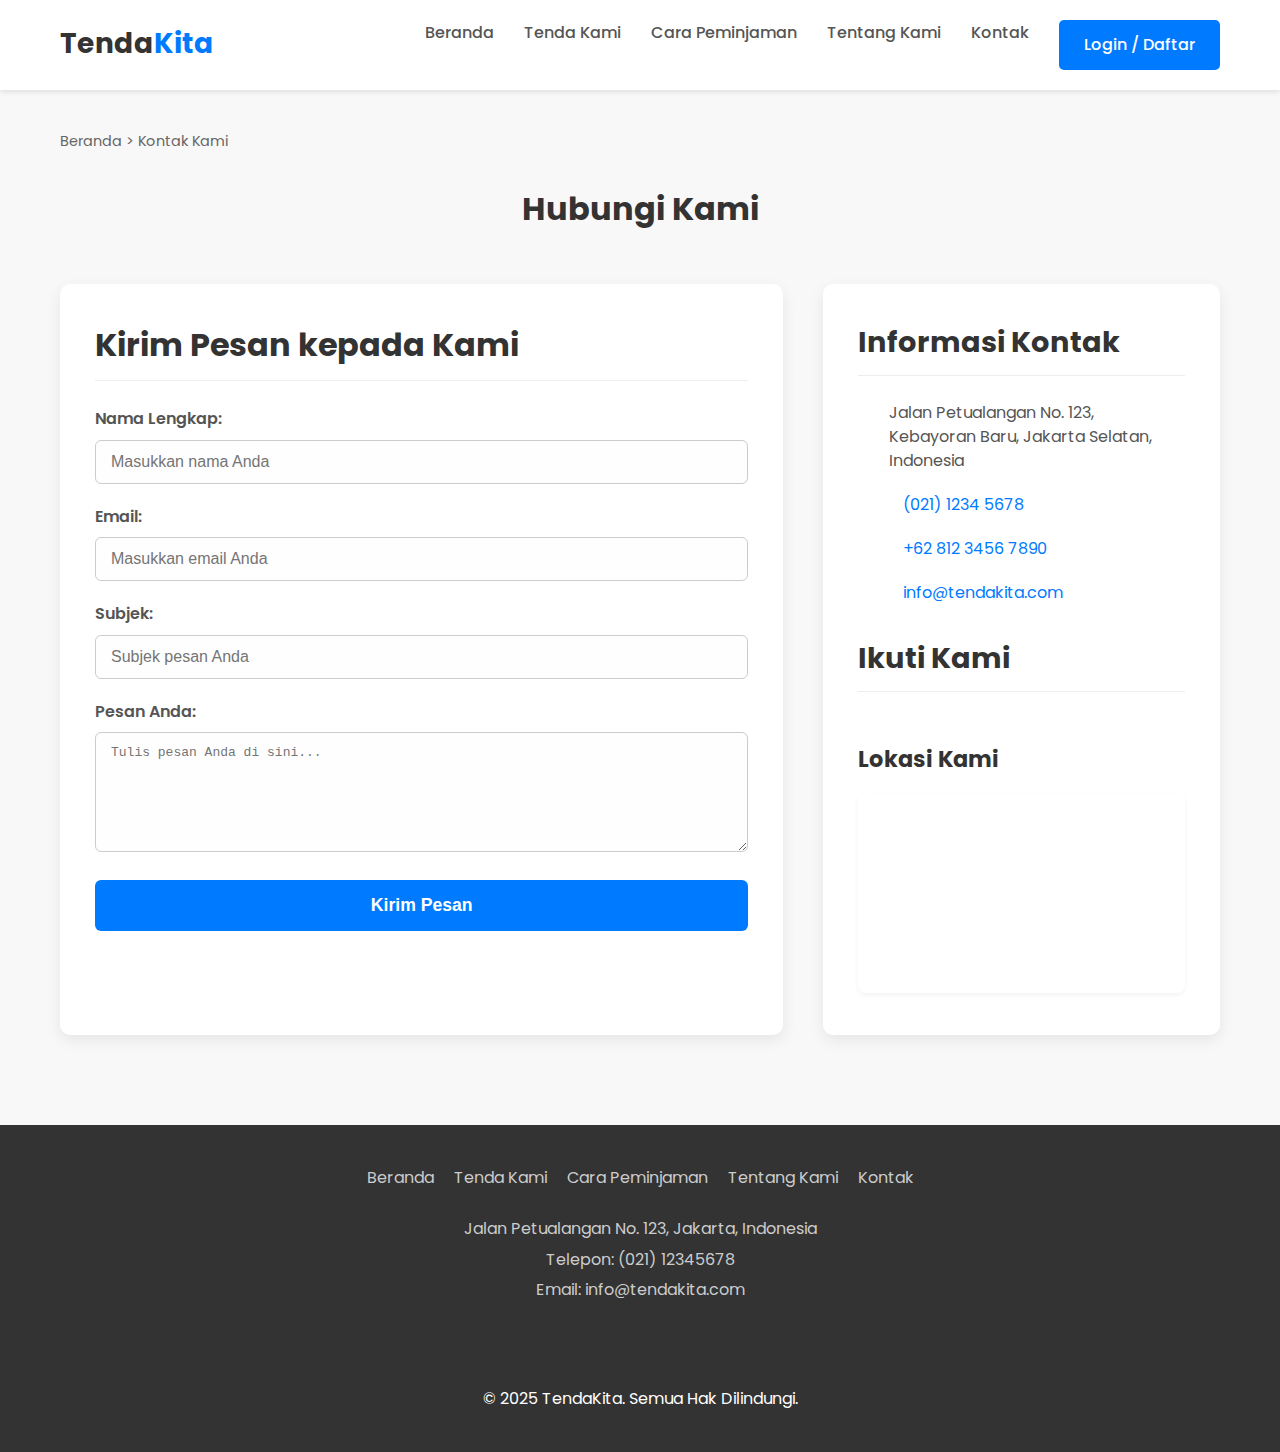
<file: kontak.html>
<!DOCTYPE html>
<html lang="id">
  <head>
    <meta charset="UTF-8" />
    <meta name="viewport" content="width=device-width, initial-scale=1.0" />
    <title>Kontak Kami - TendaKita</title>
    <link rel="preconnect" href="https://fonts.googleapis.com" />
    <link rel="preconnect" href="https://fonts.gstatic.com" crossorigin />
    <link href="https://fonts.googleapis.com/css2?family=Poppins:wght@300;400;600;700&display=swap" rel="stylesheet" />
    <link
      rel="stylesheet"
      href="https://cdnjs.cloudflare.com/ajax/libs/font-awesome/6.5.2/css/all.min.css"
      integrity="sha512-SnH5WK+bZxgPHs44uWIX+LLJAJ9/2PkPKZ5QiAj6Ta86w+fsb2TkcmfRyVX3pBnMFcV7oQPJkl9QevSCWr3W6A=="
      crossorigin="anonymous"
      referrerpolicy="no-referrer"
    />
    <link rel="stylesheet" href="style.css" />
    <style>
      html,
      body {
        margin: 0;
        padding: 0;
        overflow-x: hidden; /* Tambahkan ini untuk body/html */
        width: 100%; /* Pastikan lebar 100% */
      }

      * {
        box-sizing: border-box;
      }
      .main-content {
        padding: 40px 0; /* Padding vertikal untuk konten utama */
        /* Pastikan tidak ada padding horizontal di sini yang bisa konflik */
      }

      .main-content .container {
        max-width: 1200px; /* Lebar maksimum yang konsisten */
        margin: 0 auto; /* Pusatkan container */
        padding: 0 20px; /* Padding samping untuk semua halaman */
        /* Pastikan tidak ada min-width yang terlalu besar di sini */
      }

      /* Untuk debugging, coba sementara berikan background color pada container */
    </style>
  </head>
  <body>
    <header class="header">
      <div class="container">
        <div class="logo">Tenda<span>Kita</span></div>
        <div class="menu-toggle" id="menuToggle">
          <i class="fa-solid fa-bars"></i>
        </div>
        <nav class="nav-menu" id="mainNav">
          <ul>
            <li><a href="index.html">Beranda</a></li>
            <li><a href="tenda-kami.html">Tenda Kami</a></li>
            <li><a href="peminjaman.html">Cara Peminjaman</a></li>
            <li><a href="tentang.html">Tentang Kami</a></li>
            <li><a href="kontak.html">Kontak</a></li>
            <li><a href="login.html" class="btn">Login / Daftar</a></li>
          </ul>
        </nav>
      </div>
    </header>

    <main class="main-content">
      <div class="container">
        <div class="breadcrumb"><a href="index.html">Beranda</a> &gt; Kontak Kami</div>
        <h1 class="page-title">Hubungi Kami</h1>

        <section class="contact-section">
          <div class="contact-form">
            <h2>Kirim Pesan kepada Kami</h2>
            <form action="#" method="POST">
              <div class="form-group">
                <label for="name">Nama Lengkap:</label>
                <input type="text" id="name" name="name" required placeholder="Masukkan nama Anda" />
              </div>
              <div class="form-group">
                <label for="email">Email:</label>
                <input type="email" id="email" name="email" required placeholder="Masukkan email Anda" />
              </div>
              <div class="form-group">
                <label for="subject">Subjek:</label>
                <input type="text" id="subject" name="subject" required placeholder="Subjek pesan Anda" />
              </div>
              <div class="form-group">
                <label for="message">Pesan Anda:</label>
                <textarea id="message" name="message" rows="6" required placeholder="Tulis pesan Anda di sini..."></textarea>
              </div>
              <button type="submit" class="btn">Kirim Pesan</button>
            </form>
          </div>
          <div class="contact-info-sidebar">
            <h2>Informasi Kontak</h2>
            <div class="info-item">
              <i class="fa-solid fa-location-dot"></i>
              <p>Jalan Petualangan No. 123, Kebayoran Baru, Jakarta Selatan, Indonesia</p>
            </div>
            <div class="info-item">
              <i class="fa-solid fa-phone"></i>
              <p><a href="tel:+622112345678">(021) 1234 5678</a></p>
            </div>
            <div class="info-item">
              <i class="fa-solid fa-whatsapp"></i>
              <p><a href="https://wa.me/6281234567890" target="_blank">+62 812 3456 7890</a></p>
            </div>
            <div class="info-item">
              <i class="fa-solid fa-envelope"></i>
              <p><a href="mailto:info@tendakita.com">info@tendakita.com</a></p>
            </div>

            <h2 class="social-heading">Ikuti Kami</h2>
            <div class="social-links-contact">
              <a href="#" target="_blank" title="Facebook"><i class="fa-brands fa-facebook-f"></i></a>
              <a href="#" target="_blank" title="Instagram"><i class="fa-brands fa-instagram"></i></a>
              <a href="#" target="_blank" title="X (Twitter)"><i class="fa-brands fa-x-twitter"></i></a>
              <a href="#" target="_blank" title="TikTok"><i class="fa-brands fa-tiktok"></i></a>
            </div>

            <div class="map-placeholder">
              <h3>Lokasi Kami</h3>
              <iframe
                src="https://www.google.com/maps/embed?pb=!1m18!1m12!1m3!1d3966.0827291079543!2d106.80486047464016!3d-6.255866161271013!2m3!1f0!2f0!3f0!3m2!1i1024!2i768!4f13.1!3m3!1m2!1s0x2e69f104d53341b5%3A0x86b0e8b1b5e3d7a!2sKebayoran%20Baru%2C%20South%20Jakarta%20City%2C%20Jakarta!5e0!3m2!1sen!2sid!4v1719958564030!5m2!1sen!2sid"
                width="100%"
                height="200"
                style="border: 0"
                allowfullscreen=""
                loading="lazy"
                referrerpolicy="no-referrer-when-downgrade"
              >
              </iframe>
            </div>
          </div>
        </section>
      </div>
    </main>

    <footer class="footer">
      <div class="container">
        <nav>
          <ul>
            <li><a href="index.html">Beranda</a></li>
            <li><a href="tenda-kami.html">Tenda Kami</a></li>
            <li><a href="peminjaman.html">Cara Peminjaman</a></li>
            <li><a href="tentang.html">Tentang Kami</a></li>
            <li><a href="kontak.html">Kontak</a></li>
          </ul>
        </nav>
        <div class="contact-info">
          <p>Jalan Petualangan No. 123, Jakarta, Indonesia</p>
          <p>Telepon: (021) 12345678</p>
          <p>Email: info@tendakita.com</p>
        </div>
        <div class="social-links">
          <a href="#"><i class="fa-brands fa-facebook"></i></a>
          <a href="#"><i class="fa-brands fa-instagram"></i></a>
          <a href="#"><i class="fa-brands fa-x-twitter"></i></a>
        </div>
        <p>&copy; 2025 TendaKita. Semua Hak Dilindungi.</p>
      </div>
    </footer>

    <script src="script.js"></script>
  </body>
</html>
</file>
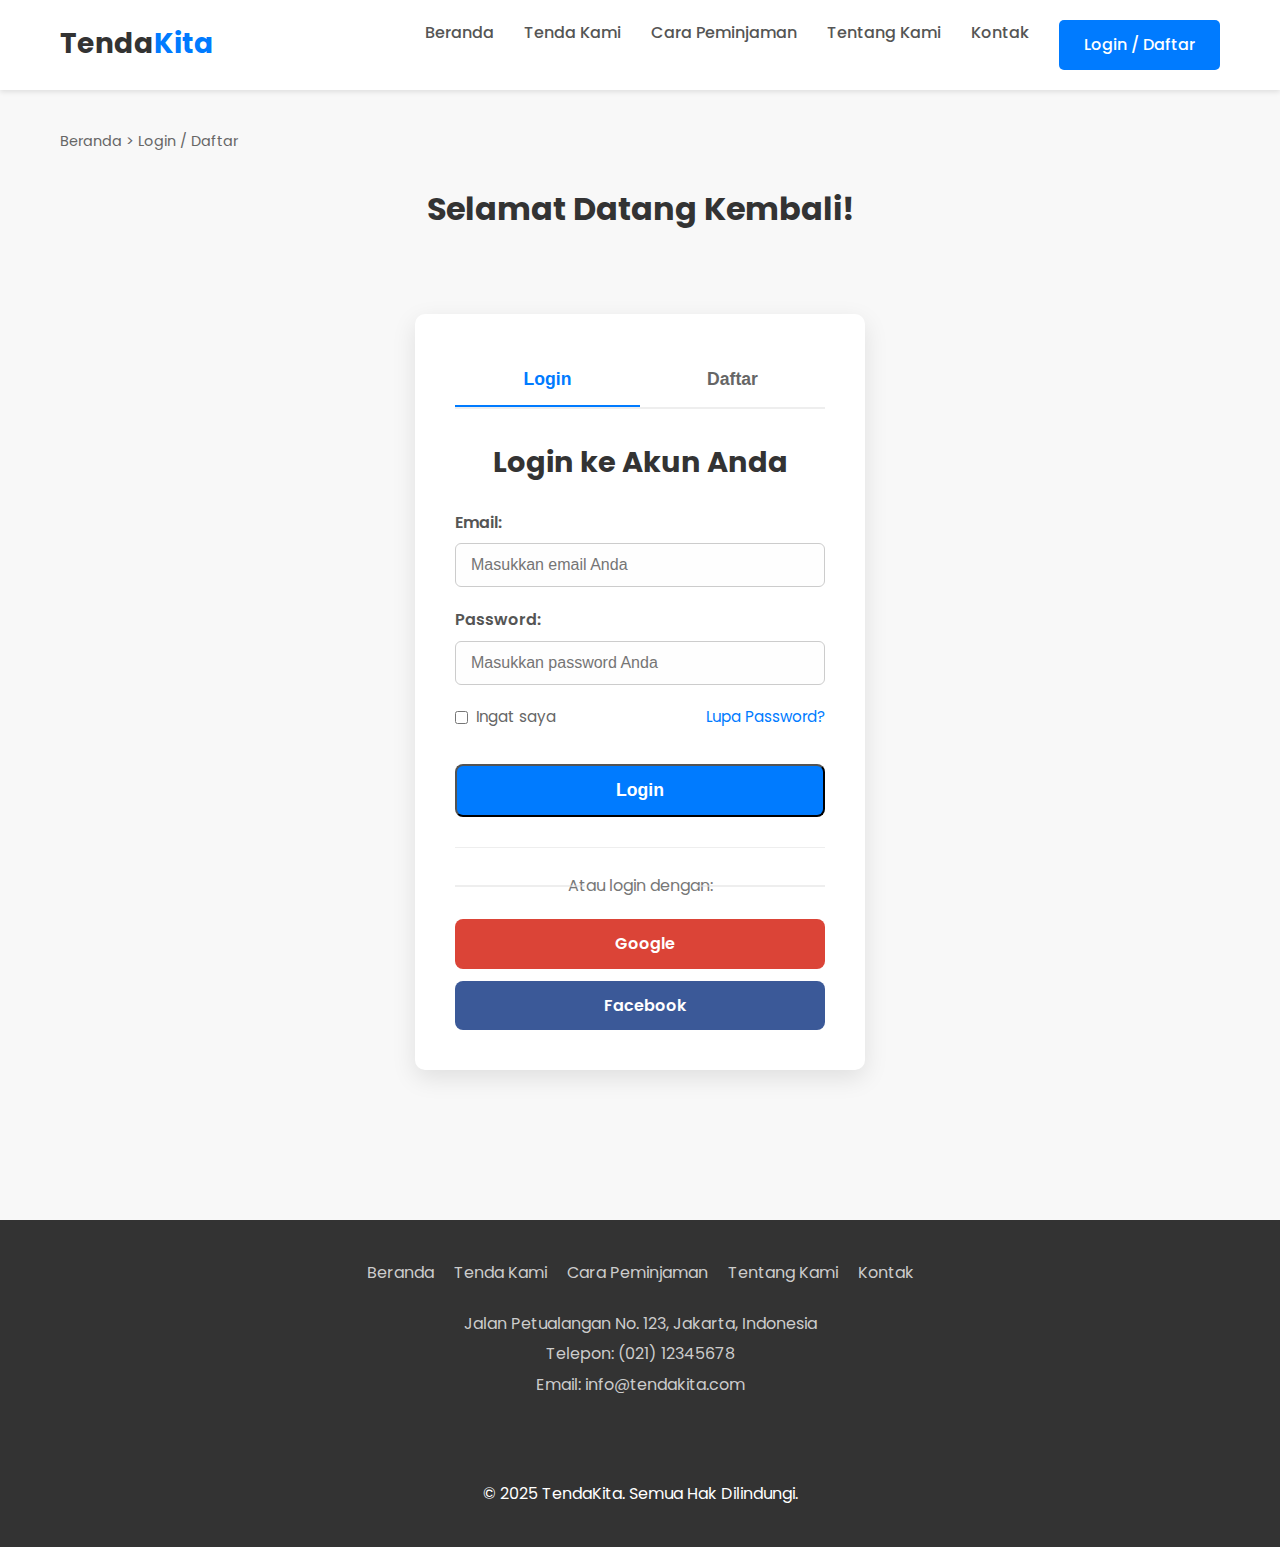
<file: login.html>
<!DOCTYPE html>
<html lang="id">
  <head>
    <meta charset="UTF-8" />
    <meta name="viewport" content="width=device-width, initial-scale=1.0" />
    <title>Login / Daftar - TendaKita</title>
    <link rel="preconnect" href="https://fonts.googleapis.com" />
    <link rel="preconnect" href="https://fonts.gstatic.com" crossorigin />
    <link href="https://fonts.googleapis.com/css2?family=Poppins:wght@300;400;600;700&display=swap" rel="stylesheet" />
    <link
      rel="stylesheet"
      href="https://cdnjs.cloudflare.com/ajax/libs/font-awesome/6.5.2/css/all.min.css"
      integrity="sha512-SnH5WK+bZxgPHs44uWIX+LLJAJ9/2PkPKZ5QiAj6Ta86w+fsb2TkcmfRyVX3pBnMFcV7oQPJkl9QevSCWr3W6A=="
      crossorigin="anonymous"
      referrerpolicy="no-referrer"
    />
    <link rel="stylesheet" href="style.css" />
  </head>
  <body>
    <header class="header">
      <div class="container">
        <div class="logo">Tenda<span>Kita</span></div>
        <div class="menu-toggle" id="menuToggle">
          <i class="fa-solid fa-bars"></i>
        </div>
        <nav class="nav-menu" id="mainNav">
          <ul>
            <li><a href="index.html">Beranda</a></li>
            <li><a href="tenda-kami.html">Tenda Kami</a></li>
            <li><a href="peminjaman.html">Cara Peminjaman</a></li>
            <li><a href="tentang.html">Tentang Kami</a></li>
            <li><a href="kontak.html">Kontak</a></li>
            <li><a href="login.html" class="btn">Login / Daftar</a></li>
          </ul>
        </nav>
      </div>
    </header>

    <main class="main-content">
      <div class="container">
        <div class="breadcrumb"><a href="index.html">Beranda</a> &gt; Login / Daftar</div>
        <h1 class="page-title">Selamat Datang Kembali!</h1>

        <section class="auth-section">
          <div class="auth-card">
            <div class="auth-tabs">
              <button class="tab-button active" id="loginTab">Login</button>
              <button class="tab-button" id="registerTab">Daftar</button>
            </div>

            <div class="tab-content active" id="loginContent">
              <h2>Login ke Akun Anda</h2>
              <!-- <form action="#" method="POST"> -->
              <div class="form-group">
                <label for="login-email">Email:</label>
                <input type="email" id="login-email" name="email" required placeholder="Masukkan email Anda" />
              </div>
              <div class="form-group">
                <label for="login-password">Password:</label>
                <input type="password" id="login-password" name="password" required placeholder="Masukkan password Anda" />
              </div>
              <div class="form-options">
                <label> <input type="checkbox" name="remember-me" /> Ingat saya </label>
                <a href="#">Lupa Password?</a>
              </div>
              <a href="index.html"> <button type="submit" class="btn">Login</button></a>
              <!-- </form> -->
              <div class="social-login">
                <p>Atau login dengan:</p>
                <div class="social-buttons">
                  <a href="#" class="social-btn google"><i class="fab fa-google"></i> Google</a>
                  <a href="#" class="social-btn facebook"><i class="fab fa-facebook-f"></i> Facebook</a>
                </div>
              </div>
            </div>

            <div class="tab-content" id="registerContent">
              <h2>Buat Akun Baru</h2>
              <!-- <form action="#" method="POST"> -->
              <div class="form-group">
                <label for="register-name">Nama Lengkap:</label>
                <input type="text" id="register-name" name="name" required placeholder="Masukkan nama lengkap Anda" />
              </div>
              <div class="form-group">
                <label for="register-email">Email:</label>
                <input type="email" id="register-email" name="email" required placeholder="Masukkan email Anda" />
              </div>
              <div class="form-group">
                <label for="register-password">Password:</label>
                <input type="password" id="register-password" name="password" required placeholder="Buat password (min. 8 karakter)" />
              </div>
              <div class="form-group">
                <label for="register-confirm-password">Konfirmasi Password:</label>
                <input type="password" id="register-confirm-password" name="confirm_password" required placeholder="Konfirmasi password Anda" />
              </div>
              <div class="form-options">
                <label> <input type="checkbox" name="terms-agreement" required /> Saya menyetujui <a href="#">Syarat & Ketentuan</a> </label>
              </div>
              <a href="index.html"><button type="submit" class="btn">Daftar Sekarang</button></a>
              <!-- </form> -->
            </div>
          </div>
        </section>
      </div>
    </main>

    <footer class="footer">
      <div class="container">
        <nav>
          <ul>
            <li><a href="index.html">Beranda</a></li>
            <li><a href="tenda-kami.html">Tenda Kami</a></li>
            <li><a href="peminjaman.html">Cara Peminjaman</a></li>
            <li><a href="tentang.html">Tentang Kami</a></li>
            <li><a href="kontak.html">Kontak</a></li>
          </ul>
        </nav>
        <div class="contact-info">
          <p>Jalan Petualangan No. 123, Jakarta, Indonesia</p>
          <p>Telepon: (021) 12345678</p>
          <p>Email: info@tendakita.com</p>
        </div>
        <div class="social-links">
          <a href="#"><i class="fa-brands fa-facebook"></i></a>
          <a href="#"><i class="fa-brands fa-instagram"></i></a>
          <a href="#"><i class="fa-brands fa-x-twitter"></i></a>
        </div>
        <p>&copy; 2025 TendaKita. Semua Hak Dilindungi.</p>
      </div>
    </footer>

    <script src="script.js"></script>
    <script>
      // JavaScript untuk fungsionalitas tab Login/Daftar
      document.addEventListener("DOMContentLoaded", function () {
        const loginTab = document.getElementById("loginTab");
        const registerTab = document.getElementById("registerTab");
        const loginContent = document.getElementById("loginContent");
        const registerContent = document.getElementById("registerContent");

        loginTab.addEventListener("click", function () {
          loginTab.classList.add("active");
          registerTab.classList.remove("active");
          loginContent.classList.add("active");
          registerContent.classList.remove("active");
        });

        registerTab.addEventListener("click", function () {
          registerTab.classList.add("active");
          loginTab.classList.remove("active");
          loginContent.classList.remove("active");
          registerContent.classList.add("active");
        });
      });
    </script>
  </body>
</html>
</file>
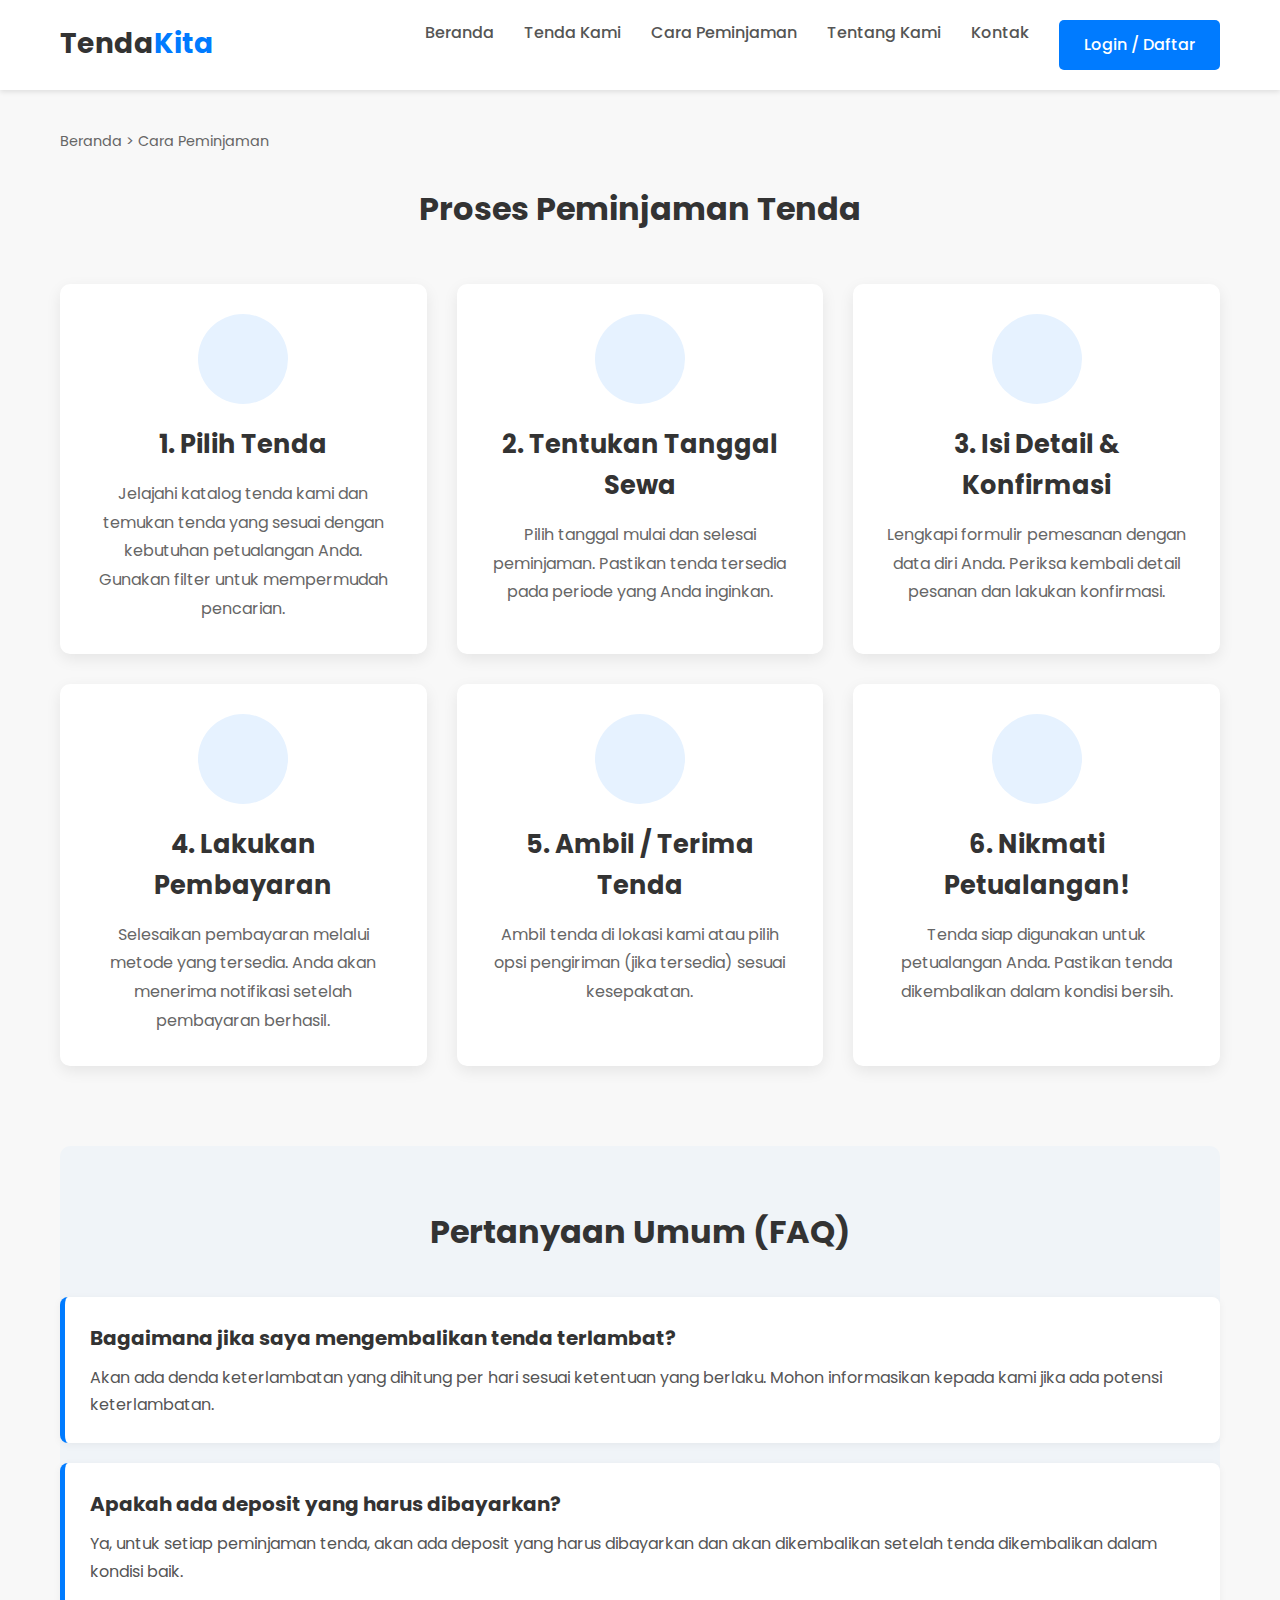
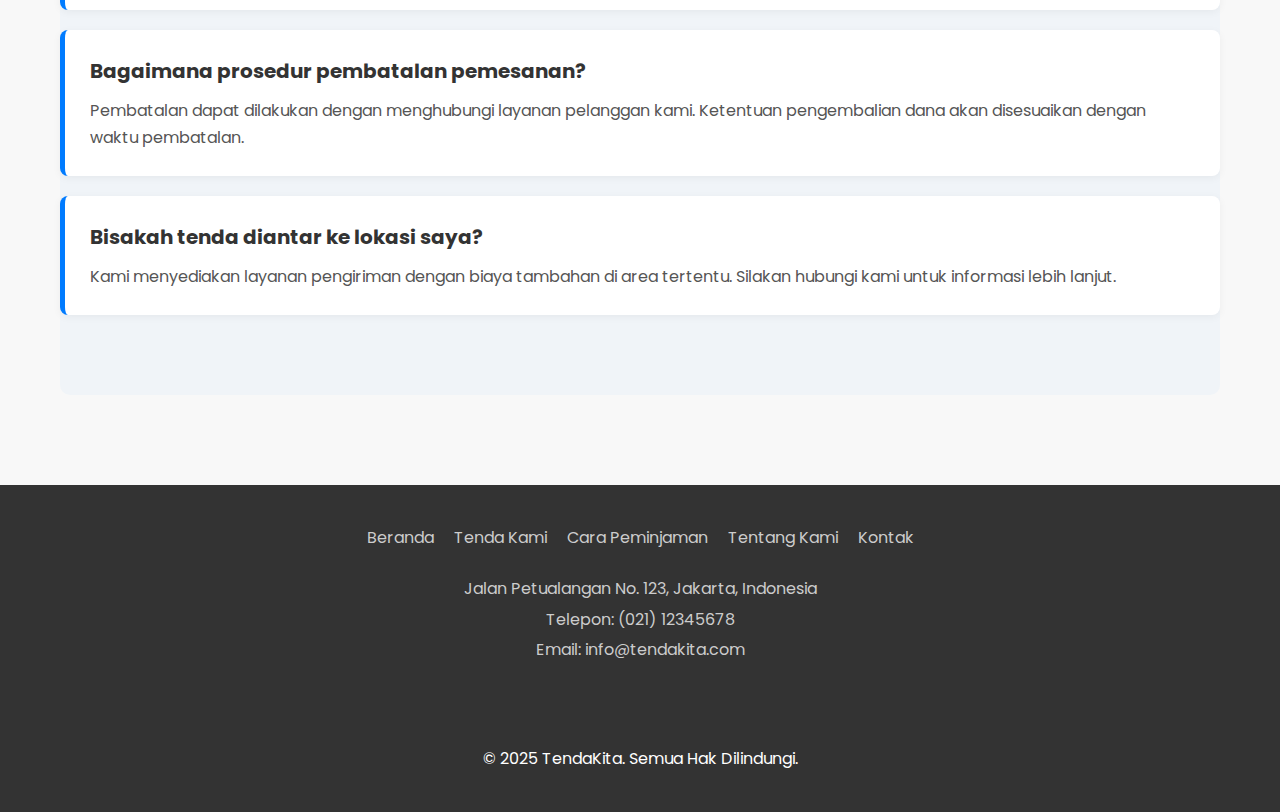
<file: peminjaman.html>
<!DOCTYPE html>
<html lang="id">
  <head>
    <meta charset="UTF-8" />
    <meta name="viewport" content="width=device-width, initial-scale=1.0" />
    <title>Cara Peminjaman - TendaKita</title>
    <link rel="preconnect" href="https://fonts.googleapis.com" />
    <link rel="preconnect" href="https://fonts.gstatic.com" crossorigin />
    <link href="https://fonts.googleapis.com/css2?family=Poppins:wght@300;400;600;700&display=swap" rel="stylesheet" />
    <link
      rel="stylesheet"
      href="https://cdnjs.cloudflare.com/ajax/libs/font-awesome/6.5.2/css/all.min.css"
      integrity="sha512-SnH5WK+bZxgPHs44uWIX+LLJAJ9/2PkPKZ5QiAj6Ta86w+fsb2TkcmfRyVX3pBnMFcV7oQPJkl9QevSCWr3W6A=="
      crossorigin="anonymous"
      referrerpolicy="no-referrer"
    />
    <link rel="stylesheet" href="style.css" />
  </head>
  <body>
    <header class="header">
      <div class="container">
        <div class="logo">Tenda<span>Kita</span></div>
        <div class="menu-toggle" id="menuToggle">
          <i class="fa-solid fa-bars"></i>
        </div>
        <nav class="nav-menu" id="mainNav">
          <ul>
            <li><a href="index.html">Beranda</a></li>
            <li><a href="tenda-kami.html">Tenda Kami</a></li>
            <li><a href="peminjaman.html">Cara Peminjaman</a></li>
            <li><a href="tentang.html">Tentang Kami</a></li>
            <li><a href="kontak.html">Kontak</a></li>
            <li><a href="login.html" class="btn">Login / Daftar</a></li>
          </ul>
        </nav>
      </div>
    </header>

    <main class="main-content">
      <div class="container">
        <div class="breadcrumb"><a href="index.html">Beranda</a> &gt; Cara Peminjaman</div>
        <h1 class="page-title">Proses Peminjaman Tenda</h1>

        <section class="how-it-works-steps">
          <div class="step-card">
            <div class="step-icon"><i class="fa-solid fa-magnifying-glass"></i></div>
            <h3>1. Pilih Tenda</h3>
            <p>Jelajahi katalog tenda kami dan temukan tenda yang sesuai dengan kebutuhan petualangan Anda. Gunakan filter untuk mempermudah pencarian.</p>
          </div>
          <div class="step-card">
            <div class="step-icon"><i class="fa-solid fa-calendar-check"></i></div>
            <h3>2. Tentukan Tanggal Sewa</h3>
            <p>Pilih tanggal mulai dan selesai peminjaman. Pastikan tenda tersedia pada periode yang Anda inginkan.</p>
          </div>
          <div class="step-card">
            <div class="step-icon"><i class="fa-solid fa-file-invoice"></i></div>
            <h3>3. Isi Detail & Konfirmasi</h3>
            <p>Lengkapi formulir pemesanan dengan data diri Anda. Periksa kembali detail pesanan dan lakukan konfirmasi.</p>
          </div>
          <div class="step-card">
            <div class="step-icon"><i class="fa-solid fa-wallet"></i></div>
            <h3>4. Lakukan Pembayaran</h3>
            <p>Selesaikan pembayaran melalui metode yang tersedia. Anda akan menerima notifikasi setelah pembayaran berhasil.</p>
          </div>
          <div class="step-card">
            <div class="step-icon"><i class="fa-solid fa-box-open"></i></div>
            <h3>5. Ambil / Terima Tenda</h3>
            <p>Ambil tenda di lokasi kami atau pilih opsi pengiriman (jika tersedia) sesuai kesepakatan.</p>
          </div>
          <div class="step-card">
            <div class="step-icon"><i class="fa-solid fa-campground"></i></div>
            <h3>6. Nikmati Petualangan!</h3>
            <p>Tenda siap digunakan untuk petualangan Anda. Pastikan tenda dikembalikan dalam kondisi bersih.</p>
          </div>
        </section>

        <section class="faq-section section-padding">
          <h2 class="section-title-small">Pertanyaan Umum (FAQ)</h2>
          <div class="faq-item">
            <h3>Bagaimana jika saya mengembalikan tenda terlambat?</h3>
            <p>Akan ada denda keterlambatan yang dihitung per hari sesuai ketentuan yang berlaku. Mohon informasikan kepada kami jika ada potensi keterlambatan.</p>
          </div>
          <div class="faq-item">
            <h3>Apakah ada deposit yang harus dibayarkan?</h3>
            <p>Ya, untuk setiap peminjaman tenda, akan ada deposit yang harus dibayarkan dan akan dikembalikan setelah tenda dikembalikan dalam kondisi baik.</p>
          </div>
          <div class="faq-item">
            <h3>Bagaimana prosedur pembatalan pemesanan?</h3>
            <p>Pembatalan dapat dilakukan dengan menghubungi layanan pelanggan kami. Ketentuan pengembalian dana akan disesuaikan dengan waktu pembatalan.</p>
          </div>
          <div class="faq-item">
            <h3>Bisakah tenda diantar ke lokasi saya?</h3>
            <p>Kami menyediakan layanan pengiriman dengan biaya tambahan di area tertentu. Silakan hubungi kami untuk informasi lebih lanjut.</p>
          </div>
        </section>
      </div>
    </main>

    <footer class="footer">
      <div class="container">
        <nav>
          <ul>
            <li><a href="index.html">Beranda</a></li>
            <li><a href="tenda-kami.html">Tenda Kami</a></li>
            <li><a href="peminjaman.html">Cara Peminjaman</a></li>
            <li><a href="tentang.html">Tentang Kami</a></li>
            <li><a href="kontak.html">Kontak</a></li>
          </ul>
        </nav>
        <div class="contact-info">
          <p>Jalan Petualangan No. 123, Jakarta, Indonesia</p>
          <p>Telepon: (021) 12345678</p>
          <p>Email: info@tendakita.com</p>
        </div>
        <div class="social-links">
          <a href="#"><i class="fa-brands fa-facebook"></i></a>
          <a href="#"><i class="fa-brands fa-instagram"></i></a>
          <a href="#"><i class="fa-brands fa-x-twitter"></i></a>
        </div>
        <p>&copy; 2025 TendaKita. Semua Hak Dilindungi.</p>
      </div>
    </footer>

    <script src="script.js"></script>
  </body>
</html>
</file>
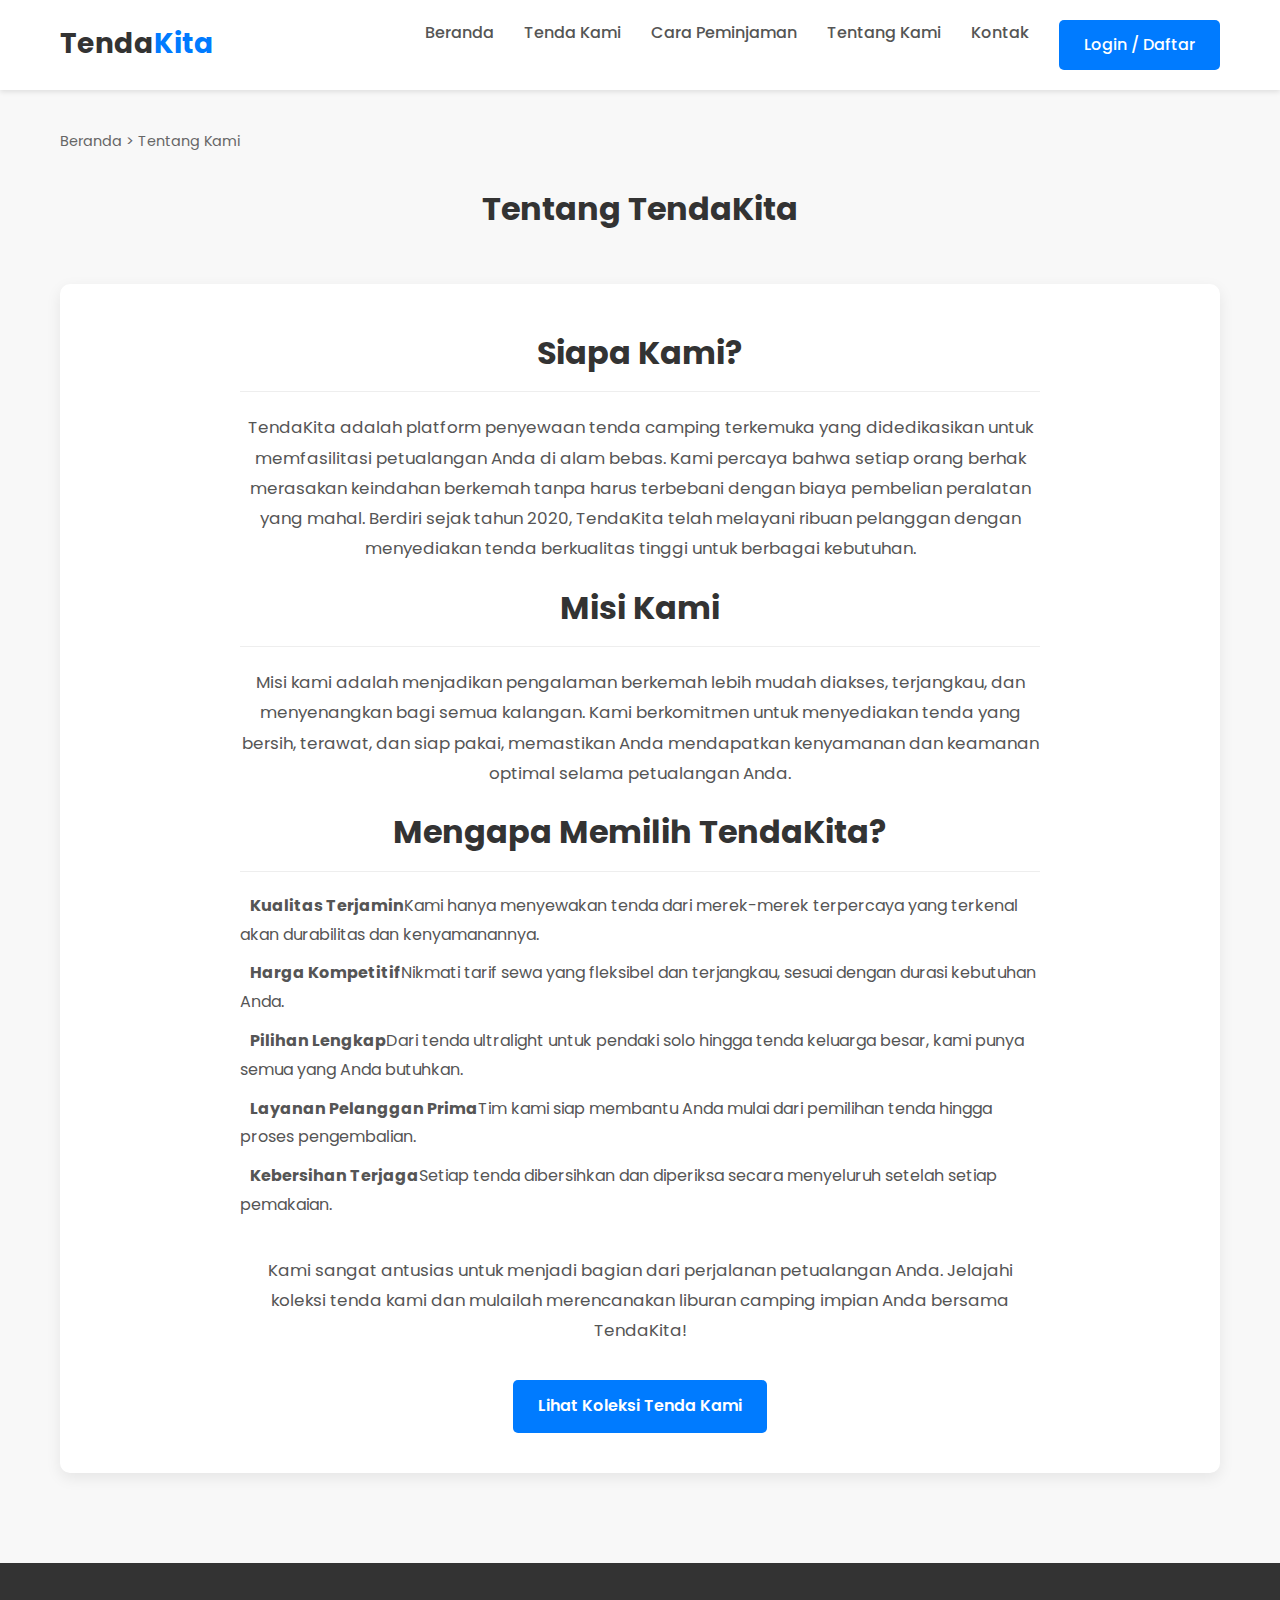
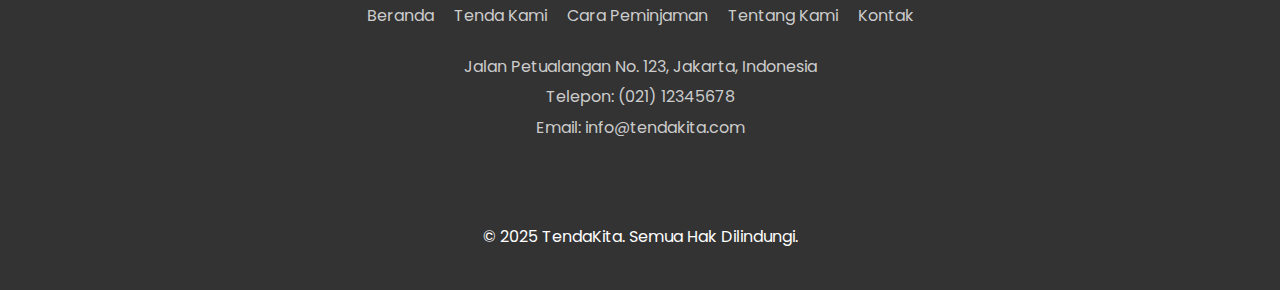
<file: tentang.html>
<!DOCTYPE html>
<html lang="id">
  <head>
    <meta charset="UTF-8" />
    <meta name="viewport" content="width=device-width, initial-scale=1.0" />
    <title>Tentang Kami - TendaKita</title>
    <link rel="preconnect" href="https://fonts.googleapis.com" />
    <link rel="preconnect" href="https://fonts.gstatic.com" crossorigin />
    <link href="https://fonts.googleapis.com/css2?family=Poppins:wght@300;400;600;700&display=swap" rel="stylesheet" />
    <link
      rel="stylesheet"
      href="https://cdnjs.cloudflare.com/ajax/libs/font-awesome/6.5.2/css/all.min.css"
      integrity="sha512-SnH5WK+bZxgPHs44uWIX+LLJAJ9/2PkPKZ5QiAj6Ta86w+fsb2TkcmfRyVX3pBnMFcV7oQPJkl9QevSCWr3W6A=="
      crossorigin="anonymous"
      referrerpolicy="no-referrer"
    />
    <link rel="stylesheet" href="style.css" />
  </head>
  <body>
    <header class="header">
      <div class="container">
        <div class="logo">Tenda<span>Kita</span></div>
        <div class="menu-toggle" id="menuToggle">
          <i class="fa-solid fa-bars"></i>
        </div>
        <nav class="nav-menu" id="mainNav">
          <ul>
            <li><a href="index.html">Beranda</a></li>
            <li><a href="tenda-kami.html">Tenda Kami</a></li>
            <li><a href="peminjaman.html">Cara Peminjaman</a></li>
            <li><a href="tentang.html">Tentang Kami</a></li>
            <li><a href="kontak.html">Kontak</a></li>
            <li><a href="login.html" class="btn">Login / Daftar</a></li>
          </ul>
        </nav>
      </div>
    </header>

    <main class="main-content">
      <div class="container">
        <div class="breadcrumb"><a href="index.html">Beranda</a> &gt; Tentang Kami</div>
        <h1 class="page-title">Tentang TendaKita</h1>

        <section class="about-us-section">
          <div class="about-content full-width">
            <h2>Siapa Kami?</h2>
            <p>
              TendaKita adalah platform penyewaan tenda camping terkemuka yang didedikasikan untuk memfasilitasi petualangan Anda di alam bebas. Kami percaya bahwa setiap orang berhak merasakan keindahan berkemah tanpa harus terbebani
              dengan biaya pembelian peralatan yang mahal. Berdiri sejak tahun 2020, TendaKita telah melayani ribuan pelanggan dengan menyediakan tenda berkualitas tinggi untuk berbagai kebutuhan.
            </p>

            <h2>Misi Kami</h2>
            <p>
              Misi kami adalah menjadikan pengalaman berkemah lebih mudah diakses, terjangkau, dan menyenangkan bagi semua kalangan. Kami berkomitmen untuk menyediakan tenda yang bersih, terawat, dan siap pakai, memastikan Anda mendapatkan
              kenyamanan dan keamanan optimal selama petualangan Anda.
            </p>

            <h2>Mengapa Memilih TendaKita?</h2>
            <ul>
              <li><i class="fa-solid fa-check-circle"></i> <b>Kualitas Terjamin</b>Kami hanya menyewakan tenda dari merek-merek terpercaya yang terkenal akan durabilitas dan kenyamanannya.</li>
              <li><i class="fa-solid fa-check-circle"></i> <b>Harga Kompetitif</b>Nikmati tarif sewa yang fleksibel dan terjangkau, sesuai dengan durasi kebutuhan Anda.</li>
              <li><i class="fa-solid fa-check-circle"></i> <b>Pilihan Lengkap</b>Dari tenda ultralight untuk pendaki solo hingga tenda keluarga besar, kami punya semua yang Anda butuhkan.</li>
              <li><i class="fa-solid fa-check-circle"></i> <b>Layanan Pelanggan Prima</b>Tim kami siap membantu Anda mulai dari pemilihan tenda hingga proses pengembalian.</li>
              <li><i class="fa-solid fa-check-circle"></i> <b>Kebersihan Terjaga</b>Setiap tenda dibersihkan dan diperiksa secara menyeluruh setelah setiap pemakaian.</li>
            </ul>

            <p>Kami sangat antusias untuk menjadi bagian dari perjalanan petualangan Anda. Jelajahi koleksi tenda kami dan mulailah merencanakan liburan camping impian Anda bersama TendaKita!</p>
            <a href="tenda-kami.html" class="btn">Lihat Koleksi Tenda Kami</a>
          </div>
        </section>
      </div>
    </main>

    <footer class="footer">
      <div class="container">
        <nav>
          <ul>
            <li><a href="index.html">Beranda</a></li>
            <li><a href="tenda-kami.html">Tenda Kami</a></li>
            <li><a href="peminjaman.html">Cara Peminjaman</a></li>
            <li><a href="tentang.html">Tentang Kami</a></li>
            <li><a href="kontak.html">Kontak</a></li>
          </ul>
        </nav>
        <div class="contact-info">
          <p>Jalan Petualangan No. 123, Jakarta, Indonesia</p>
          <p>Telepon: (021) 12345678</p>
          <p>Email: info@tendakita.com</p>
        </div>
        <div class="social-links">
          <a href="#"><i class="fa-brands fa-facebook"></i></a>
          <a href="#"><i class="fa-brands fa-instagram"></i></a>
          <a href="#"><i class="fa-brands fa-x-twitter"></i></a>
        </div>
        <p>&copy; 2025 TendaKita. Semua Hak Dilindungi.</p>
      </div>
    </footer>

    <script src="script.js"></script>
  </body>
</html>
</file>
<file: style.css>
/* --- CSS Global & Reset --- */
* {
  margin: 0;
  padding: 0;
  box-sizing: border-box;
}

body {
  font-family: "Poppins", sans-serif;
  line-height: 1.6;
  color: #333;
  background-color: #f8f8f8;
}

.container {
  max-width: 1200px;
  margin: 0 auto;
  padding: 0 20px;
}

a {
  text-decoration: none;
  color: #007bff;
}

a:hover {
  color: #0056b3;
}

.btn {
  display: inline-block;
  background-color: #007bff;
  color: #fff;
  padding: 12px 25px;
  border-radius: 5px;
  transition: background-color 0.3s ease;
  font-weight: 600;
  text-align: center;
}

.btn:hover {
  background-color: #0056b3;
  color: white;
}

/* --- Header --- */
.header {
  background-color: #fff;
  padding: 20px 0;
  box-shadow: 0 2px 5px rgba(0, 0, 0, 0.1);
}

.header .container {
  display: flex;
  justify-content: space-between;
  align-items: center;
}

.logo {
  font-size: 28px;
  font-weight: 700;
  color: #333;
}

.logo span {
  color: #007bff;
}

.nav-menu ul {
  list-style: none;
  display: flex;
}

.nav-menu ul li {
  margin-left: 30px;
}

.nav-menu ul li a {
  color: #555;
  font-weight: 500;
  transition: color 0.3s ease;
}

.nav-menu ul li a:hover {
  color: #007bff;
}

.nav-menu ul li a.btn {
  background-color: #007bff;
  color: #fff;
}
/* Tombol Hamburger */
.menu-toggle {
  display: none; /* Sembunyikan secara default */
  font-size: 30px;
  cursor: pointer;
  color: #333;
}

/* --- Hero Section --- */
.hero {
  background: url("image/background1.png") no-repeat center center/cover; /* Placeholder image */
  color: #fff;
  text-align: center;
  padding: 100px 0;
  min-height: 600px;
  display: flex;
  align-items: center;
  justify-content: center;
  position: relative;
}

.hero::before {
  content: "";
  position: absolute;
  top: 0;
  left: 0;
  width: 100%;
  height: 100%;
  background-color: rgba(0, 0, 0, 0.5); /* Overlay gelap */
}

.hero-content {
  position: relative;
  z-index: 1;
  max-width: 800px;
}

.hero-content h1 {
  font-size: 2.5em;
  margin-bottom: 20px;
  line-height: 1.2;
  text-shadow: 2px 2px 4px rgba(0, 0, 0, 0.5);
}

.hero-content p {
  font-size: 1.2em;
  margin-bottom: 40px;
  text-shadow: 1px 1px 2px rgba(0, 0, 0, 0.5);
}

/* --- Section Umum --- */
.section-padding {
  padding: 80px 0;
}

.section-title {
  text-align: center;
  font-size: 2.5em;
  margin-bottom: 50px;
  color: #333;
}

/* --- Why Choose Us Section --- */
.why-choose-us .items {
  display: flex;
  justify-content: space-around;
  flex-wrap: wrap;
  gap: 30px;
}

.why-choose-us .item {
  background-color: #fff;
  padding: 30px;
  border-radius: 8px;
  box-shadow: 0 4px 10px rgba(0, 0, 0, 0.08);
  text-align: center;
  flex: 1;
  min-width: 250px;
  max-width: 30%;
  transition: transform 0.3s ease;
}

.why-choose-us .item:hover {
  transform: translateY(-5px);
}

.why-choose-us .item i {
  font-size: 3em;
  color: #007bff;
  margin-bottom: 20px;
}

.why-choose-us .item h3 {
  font-size: 1.5em;
  margin-bottom: 15px;
  color: #444;
}

.why-choose-us .item p {
  color: #666;
}

/* --- Popular Tents Section --- */
.popular-tents {
  background-color: #f0f4f8;
}

.tent-cards {
  display: flex;
  gap: 30px;
  overflow-x: auto; /* Enable horizontal scrolling */
  padding-bottom: 20px; /* Space for scrollbar */
  -webkit-overflow-scrolling: touch; /* Smooth scrolling on iOS */
  scrollbar-width: thin; /* Firefox */
  scrollbar-color: #007bff #e0e0e0; /* Firefox */
}

/* Webkit scrollbar (Chrome, Safari) */
.tent-cards::-webkit-scrollbar {
  height: 8px;
}

.tent-cards::-webkit-scrollbar-track {
  background: #e0e0e0;
  border-radius: 10px;
}

.tent-cards::-webkit-scrollbar-thumb {
  background-color: #007bff;
  border-radius: 10px;
  border: 2px solid #e0e0e0;
}

.tent-card {
  background-color: #fff;
  border-radius: 8px;
  box-shadow: 0 4px 10px rgba(0, 0, 0, 0.08);
  overflow: hidden;
  flex-shrink: 0;
  width: 300px;
  text-align: center;
  transition: transform 0.3s ease;
  display: flex;
  flex-direction: column;
  justify-content: space-between;
}

.tent-card:hover {
  transform: translateY(-5px);
}

.tent-card img {
  width: 100%;
  height: 200px;
  object-fit: cover;
  display: block;
}

.tent-card-content {
  padding: 20px;
  flex-grow: 1;
  display: flex;
  flex-direction: column;
  justify-content: space-between;
}

.tent-card-content h3 {
  font-size: 1.4em;
  margin-bottom: 10px;
  color: #333;
}

.tent-card-content p {
  font-size: 1.1em;
  color: #007bff;
  font-weight: 600;
  margin-bottom: 15px;
}

/* Class 'capacity' untuk teks kapasitas tenda */
.tent-card-content .capacity {
  font-size: 0.95em;
  color: #777;
  margin-bottom: 10px;
}

/* --- Footer --- */
.footer {
  background-color: #333;
  color: #fff;
  padding: 40px 0;
  text-align: center;
  margin-top: 50px;
}

.footer .container {
  display: flex;
  flex-direction: column;
  gap: 20px;
}

.footer nav ul {
  list-style: none;
  padding: 0;
  display: flex;
  justify-content: center;
  flex-wrap: wrap;
  gap: 20px;
}

.footer nav ul li a {
  color: #ccc;
  transition: color 0.3s ease;
}

.footer nav ul li a:hover {
  color: #fff;
}

.footer .contact-info p {
  margin: 5px 0;
  color: #ccc;
}

.footer .social-links a {
  color: #fff;
  font-size: 24px;
  margin: 0 10px;
  transition: color 0.3s ease;
}

.social-links a:hover {
  color: #007bff;
}

/* --- Responsive Design --- */
@media (max-width: 768px) {
  .hero {
    background: url("image/background2.png") no-repeat center center/cover;
  }
  .header .container {
    flex-direction: row;
    justify-content: space-between;
    align-items: center;
  }

  .nav-menu {
    display: none;
    flex-direction: column;
    position: absolute;
    top: 80px;
    left: 0;
    width: 100%;
    background-color: #fff;
    box-shadow: 0 2px 5px rgba(0, 0, 0, 0.1);
    padding: 20px 0;
    z-index: 1000;
  }

  .nav-menu.active {
    display: flex;
  }

  .nav-menu ul {
    flex-direction: column;
    align-items: center;
    width: 100%;
  }

  .nav-menu ul li {
    margin: 10px 0;
    width: 100%;
    text-align: center;
  }

  .nav-menu ul li a {
    display: block;
    padding: 10px 0;
    color: #333;
  }

  .nav-menu ul li a.btn {
    background-color: #007bff;
    color: #fff;
    padding: 10px 20px;
    border-radius: 5px;
    width: auto;
    margin: 0 auto;
  }

  .menu-toggle {
    display: block;
  }

  .hero-content h1 {
    font-size: 2em;
  }

  .hero-content p {
    font-size: 1em;
  }

  .why-choose-us .item {
    max-width: 45%;
  }

  .section-title {
    font-size: 2em;
  }

  /* --- Responsive for Tenda Kami page (revisi untuk filter) --- */
  .page-title {
    font-size: 1.5em;
  }

  .catalog-layout {
    flex-direction: column; /* Sidebar di atas konten */
  }

  .sidebar {
    width: 100%; /* Sidebar jadi lebar penuh */
    margin-bottom: 30px;
  }

  .tent-listings {
    grid-template-columns: repeat(auto-fill, minmax(250px, 1fr)); /* Sesuaikan ukuran kartu */
  }
}

@media (max-width: 480px) {
  .hero {
    background: url("image/background2.png") no-repeat center center/cover;
  }
  .hero-content h1 {
    font-size: 1.5em;
  }

  .hero-content p {
    font-size: 0.8em;
  }

  .why-choose-us .item {
    max-width: 90%;
  }

  .tent-card {
    width: 280px; /* Adjust width for smaller screens */
  }

  .footer nav ul {
    flex-direction: column;
  }

  /* --- Responsive for Tenda Kami page (revisi untuk filter) --- */
  .page-title {
    font-size: 2em;
  }

  .tent-listings {
    grid-template-columns: 1fr; /* Satu kolom untuk layar sangat kecil */
  }
}

/* --- MAIN CONTENT STYLING FOR TENDA KAMI (Revisi untuk filter) --- */
/* Ini adalah bagian yang perlu Anda PASTE ke style.css */
.main-content {
  padding: 40px 0;
}

.breadcrumb {
  margin-bottom: 30px;
  font-size: 0.9em;
  color: #666;
}

.breadcrumb a {
  color: #666;
}

.breadcrumb a:hover {
  text-decoration: underline;
}

.page-title {
  text-align: center;
  font-size: 2em;
  margin-bottom: 20px;
  color: #333;
}

.catalog-layout {
  display: flex;
  gap: 30px;
  flex-wrap: wrap; /* Izinkan wrapping untuk responsivitas */
  justify-content: center; /* Pusatkan jika tidak cukup ruang */
}

.sidebar {
  flex-shrink: 0;
  width: 280px;
  background-color: #fff;
  padding: 25px;
  border-radius: 8px;
  box-shadow: 0 2px 5px rgba(0, 0, 0, 0.05);
  align-self: flex-start; /* Agar sidebar tidak melebar ke bawah jika konten tenda panjang */
}

.sidebar h3 {
  font-size: 1.3em;
  margin-bottom: 20px;
  color: #444;
  border-bottom: 1px solid #eee;
  padding-bottom: 10px;
}

.filter-group {
  margin-bottom: 25px;
}

.filter-group label {
  display: block;
  margin-bottom: 8px;
  font-weight: 600;
  color: #555;
}

.filter-group select,
.filter-group input[type="text"] {
  width: 100%;
  padding: 10px 12px; /* Padding lebih baik */
  border: 1px solid #ccc; /* Warna border lebih lembut */
  border-radius: 6px; /* Sudut sedikit lebih bulat */
  font-size: 1em;
  color: #333;
  background-color: #fefefe; /* Background sedikit off-white */
  appearance: none; /* Hapus gaya default browser untuk select */
  -webkit-appearance: none;
  -moz-appearance: none;
  background-image: url("data:image/svg+xml;charset=US-ASCII,%3Csvg%20xmlns%3D%22http%3A%2F%2Fwww.w3.org%2F2000%2Fsvg%22%20width%3D%22292.4%22%20height%3D%22292.4%22%20viewBox%3D%220%200%20292.4%20292.4%22%3E%3Cpath%20fill%3D%22%23666%22%20d%3D%22M287%20197.8L146.2%2056.4%205.4%20197.8z%22%2F%3E%3C%2Fsvg%3E"); /* Ikon dropdown kustom */
  background-repeat: no-repeat;
  background-position: right 10px center;
  background-size: 10px;
  cursor: pointer;
}

.filter-group input[type="text"]::placeholder {
  color: #bbb;
}

.filter-group button {
  width: 100%;
  background-color: #28a745;
  color: #fff;
  padding: 12px 15px; /* Padding sedikit lebih besar */
  border: none;
  border-radius: 6px; /* Konsisten dengan input/select */
  cursor: pointer;
  font-size: 1em;
  font-weight: 600;
  transition: background-color 0.3s ease, transform 0.2s ease;
}

.filter-group button:hover {
  background-color: #218838;
  transform: translateY(-2px); /* Efek hover kecil */
}

.tent-listings {
  flex-grow: 1;
  display: grid;
  grid-template-columns: repeat(auto-fill, minmax(280px, 1fr));
  gap: 30px;
  justify-content: center; /* Pusatkan kartu di grid */
}

/* Revisi untuk mobile agar filter tetap rapi */
@media (max-width: 768px) {
  /* ... kode media query yang sudah ada ... */

  /* Revisi spesifik untuk filter di mobile */
  .catalog-layout {
    flex-direction: column;
    align-items: center; /* Pusatkan sidebar dan listing */
  }

  .sidebar {
    width: 90%; /* Memberikan sedikit margin di sisi */
    max-width: 400px; /* Batasi lebar agar tidak terlalu besar di tablet */
    margin-bottom: 30px;
  }

  .tent-listings {
    width: 90%; /* Memberikan sedikit margin di sisi */
    max-width: 600px; /* Batasi lebar maksimum */
    grid-template-columns: repeat(auto-fill, minmax(250px, 1fr));
  }
}

@media (max-width: 480px) {
  /* ... kode media query yang sudah ada ... */

  /* Revisi spesifik untuk filter di mobile kecil */
  .sidebar,
  .tent-listings {
    width: 100%; /* Full width di mobile sangat kecil */
    padding: 0 15px; /* Tambahkan padding agar konten tidak menempel tepi */
  }
}

/* Cara peminjaman  */

/* --- Styling for Cara Peminjaman (peminjaman.html) --- */

.how-it-works-steps {
  display: grid;
  grid-template-columns: repeat(auto-fill, minmax(280px, 1fr));
  gap: 30px;
  margin-top: 50px;
  margin-bottom: 80px;
}

.step-card {
  background-color: #fff;
  padding: 30px;
  border-radius: 10px;
  box-shadow: 0 5px 15px rgba(0, 0, 0, 0.08);
  text-align: center;
  transition: transform 0.3s ease;
}

.step-card:hover {
  transform: translateY(-5px);
}

.step-card .step-icon {
  font-size: 3.5em;
  color: #007bff;
  margin-bottom: 20px;
  background-color: #e6f2ff; /* Warna latar belakang ikon */
  border-radius: 50%;
  width: 90px;
  height: 90px;
  display: flex;
  justify-content: center;
  align-items: center;
  margin-left: auto;
  margin-right: auto;
}

.step-card h3 {
  font-size: 1.6em;
  margin-bottom: 15px;
  color: #333;
}

.step-card p {
  color: #666;
  line-height: 1.8;
}

.faq-section {
  background-color: #f0f4f8;
  padding: 60px 0;
  border-radius: 10px;
}

.section-title-small {
  /* Jika Anda ingin judul FAQ sedikit lebih kecil dari section-title utama */
  text-align: center;
  font-size: 2em;
  margin-bottom: 40px;
  color: #333;
}

.faq-item {
  background-color: #fff;
  padding: 25px;
  border-radius: 8px;
  box-shadow: 0 2px 8px rgba(0, 0, 0, 0.05);
  margin-bottom: 20px;
  border-left: 5px solid #007bff; /* Garis biru di samping */
}

.faq-item h3 {
  font-size: 1.25em;
  color: #333;
  margin-bottom: 10px;
}

.faq-item p {
  color: #555;
  line-height: 1.7;
}

/* Responsive adjustments for peminjaman.html */
@media (max-width: 768px) {
  .how-it-works-steps {
    grid-template-columns: repeat(auto-fill, minmax(250px, 1fr));
  }
  .section-title-small {
    font-size: 1.8em;
  }
}

@media (max-width: 480px) {
  .how-it-works-steps {
    grid-template-columns: 1fr; /* Satu kolom di layar sangat kecil */
  }
  .section-title-small {
    font-size: 1.5em;
  }
  .faq-item {
    padding: 20px;
  }
}

/* --- Styling for Tentang Kami (tentang.html) --- */

.about-us-section {
  display: flex; /* Tetap flex untuk padding dan shadow */
  /* flex-wrap: wrap; */ /* Bisa dihapus jika hanya ada satu kolom */
  gap: 0; /* Ubah gap menjadi 0 karena tidak ada dua kolom */
  margin-top: 50px;
  background-color: #fff;
  padding: 40px;
  border-radius: 10px;
  box-shadow: 0 5px 15px rgba(0, 0, 0, 0.08);
  align-items: flex-start; /* Mengatur item ke bagian atas (jika ada) */
  flex-direction: column; /* Paksa menjadi kolom tunggal */
  align-items: center; /* Pusatkan konten di tengah */
}

/* Bagian .about-image dihapus dari HTML, jadi CSS ini tidak lagi diperlukan:
.about-image {
    flex: 1;
    min-width: 300px;
    max-width: 500px;
    margin: 0 auto;
}

.about-image img {
    max-width: 100%;
    height: auto;
    border-radius: 8px;
    box-shadow: 0 4px 10px rgba(0, 0, 0, 0.1);
}
*/

.about-content {
  /* flex: 2; */ /* Tidak lagi relevan karena satu kolom */
  width: 100%; /* Buat konten mengambil lebar penuh container */
  max-width: 800px; /* Batasi lebar maksimum agar teks tidak terlalu panjang */
  line-height: 1.8;
  text-align: center; /* Pusatkan teks */
}

.about-content.full-width {
  /* Kelas baru untuk memastikan lebar penuh */
  width: 100%;
  max-width: 800px; /* Pertahankan max-width untuk readability */
  margin: 0 auto; /* Pusatkan konten */
}

.about-content h2 {
  font-size: 2em;
  color: #333;
  margin-bottom: 20px;
  border-bottom: 1px solid #eee;
  padding-bottom: 10px;
}

.about-content p {
  margin-bottom: 15px;
  color: #555;
  font-size: 1.05em;
}

.about-content ul {
  list-style: none;
  padding-left: 0;
  margin-bottom: 25px;
  display: inline-block; /* Untuk memusatkan daftar */
  text-align: left; /* Teks dalam daftar tetap rata kiri */
}

.about-content ul li {
  margin-bottom: 10px;
  color: #555;
  font-size: 1em;
}

.about-content ul li i {
  color: #007bff; /* Warna biru untuk ikon checklist */
  margin-right: 10px;
}

.about-content .btn {
  margin-top: 20px;
  padding: 12px 25px;
  font-size: 1em;
}

/* Responsive adjustments for tentang.html */
@media (max-width: 992px) {
  .about-us-section {
    padding: 30px;
  }
  .about-content {
    max-width: 100%; /* Izinkan melebar di layar yang lebih kecil */
    text-align: center;
  }
  .about-content ul {
    display: inline-block; /* Untuk memusatkan daftar */
    text-align: left;
  }
}

@media (max-width: 576px) {
  .about-us-section {
    padding: 20px;
  }
  .about-content h2 {
    font-size: 1.8em;
  }
  .about-content p {
    font-size: 0.95em;
  }
  .about-content .btn {
    width: 100%;
  }
}

/* --- Styling for Kontak Kami (kontak.html) --- */

.contact-section {
  display: flex;
  flex-wrap: wrap;
  gap: 40px;
  margin-top: 50px;
  justify-content: center; /* Pusatkan jika ada ruang kosong */
}

.contact-form {
  flex: 2;
  min-width: 350px; /* Lebar minimum untuk form */
  background-color: #fff;
  padding: 35px;
  border-radius: 10px;
  box-shadow: 0 5px 15px rgba(0, 0, 0, 0.08);
}

.contact-form h2 {
  font-size: 2em;
  color: #333;
  margin-bottom: 25px;
  border-bottom: 1px solid #eee;
  padding-bottom: 10px;
}

.form-group {
  margin-bottom: 20px;
}

.form-group label {
  display: block;
  margin-bottom: 8px;
  font-weight: 600;
  color: #555;
}

.form-group input[type="text"],
.form-group input[type="email"],
.form-group input[type="password"],
.form-group textarea {
  width: 100%;
  padding: 12px 15px;
  border: 1px solid #ccc;
  border-radius: 6px;
  font-size: 1em;
  color: #333;
  background-color: #fefefe;
  transition: border-color 0.3s ease, box-shadow 0.3s ease;
}

.form-group input[type="text"]:focus,
.form-group input[type="email"]:focus,
.form-group input[type="password"]:focus,
.form-group textarea:focus {
  border-color: #007bff;
  box-shadow: 0 0 0 3px rgba(0, 123, 255, 0.25);
  outline: none;
}

.form-group textarea {
  resize: vertical; /* Izinkan user mengubah tinggi textarea */
  min-height: 120px;
}

.contact-form .btn {
  width: 100%;
  padding: 15px;
  font-size: 1.1em;
  font-weight: 600;
  background-color: #007bff;
  color: #fff;
  border: none;
  border-radius: 6px;
  cursor: pointer;
  transition: background-color 0.3s ease, transform 0.2s ease;
}

.contact-form .btn:hover {
  background-color: #0056b3;
  transform: translateY(-2px);
}

.contact-info-sidebar {
  flex: 1;
  min-width: 280px; /* Lebar minimum untuk sidebar info */
  background-color: #fff;
  padding: 35px;
  border-radius: 10px;
  box-shadow: 0 5px 15px rgba(0, 0, 0, 0.08);
}

.contact-info-sidebar h2 {
  font-size: 1.8em;
  color: #333;
  margin-bottom: 25px;
  border-bottom: 1px solid #eee;
  padding-bottom: 10px;
}

.contact-info-sidebar .info-item {
  display: flex;
  align-items: flex-start; /* Sejajar dengan teks jika banyak baris */
  margin-bottom: 20px;
}

.contact-info-sidebar .info-item i {
  font-size: 1.5em;
  color: #007bff;
  margin-right: 15px;
  width: 30px; /* Pastikan lebar ikon konsisten */
  text-align: center;
}

.contact-info-sidebar .info-item p {
  color: #555;
  font-size: 1em;
  line-height: 1.5;
}

.contact-info-sidebar .info-item a {
  color: #007bff;
}

.social-heading {
  margin-top: 30px;
  margin-bottom: 20px !important; /* Override margin-bottom default h2 */
  border-bottom: 1px solid #eee;
  padding-bottom: 10px;
}

.social-links-contact {
  display: flex;
  gap: 15px;
  margin-bottom: 30px;
}

.social-links-contact a {
  color: #555;
  font-size: 2em;
  transition: color 0.3s ease;
}

.social-links-contact a:hover {
  color: #007bff;
}

.map-placeholder h3 {
  font-size: 1.4em;
  color: #333;
  margin-bottom: 15px;
}

.map-placeholder iframe {
  border-radius: 8px;
  box-shadow: 0 2px 5px rgba(0, 0, 0, 0.05);
}

/* --- Styling for Login/Register (login.html) --- */

.auth-section {
  display: flex;
  justify-content: center;
  align-items: center;
  min-height: calc(100vh - var(--header-height, 100px) - var(--footer-height, 150px) - 80px); /* Sesuaikan tinggi agar konten berada di tengah vertikal, kurangi header/footer/padding */
  padding: 60px 0; /* Padding vertikal di dalam main-content */
}

.auth-card {
  background-color: #fff;
  padding: 40px;
  border-radius: 10px;
  box-shadow: 0 8px 25px rgba(0, 0, 0, 0.1);
  width: 100%;
  max-width: 450px; /* Lebar maksimum card */
  text-align: center;
}

.auth-tabs {
  display: flex;
  margin-bottom: 30px;
  border-bottom: 2px solid #eee;
}

.auth-tabs .tab-button {
  flex: 1;
  padding: 15px 0;
  border: none;
  background-color: transparent;
  font-size: 1.1em;
  font-weight: 600;
  color: #666;
  cursor: pointer;
  transition: color 0.3s ease, border-bottom-color 0.3s ease;
  border-bottom: 2px solid transparent;
}

.auth-tabs .tab-button.active {
  color: #007bff;
  border-bottom-color: #007bff;
}

.auth-tabs .tab-button:hover:not(.active) {
  color: #333;
}

.tab-content {
  display: none; /* Sembunyikan semua tab-content secara default */
}

.tab-content.active {
  display: block; /* Tampilkan tab-content yang aktif */
}

.tab-content h2 {
  font-size: 1.8em;
  color: #333;
  margin-bottom: 25px;
}

.auth-card .form-group {
  text-align: left; /* Teks label rata kiri */
}

.auth-card .form-options {
  display: flex;
  justify-content: space-between;
  align-items: center;
  margin-bottom: 20px;
  font-size: 0.95em;
}

.auth-card .form-options label {
  display: flex;
  align-items: center;
  color: #666;
  cursor: pointer;
}

.auth-card .form-options input[type="checkbox"] {
  margin-right: 8px;
}

.auth-card .form-options a {
  color: #007bff;
  text-decoration: none;
}

.auth-card .form-options a:hover {
  text-decoration: underline;
}

.auth-card .btn {
  width: 100%;
  padding: 14px;
  font-size: 1.1em;
  font-weight: 600;
  border-radius: 8px;
  margin-top: 15px; /* Jarak dari form-options */
}

.social-login {
  margin-top: 30px;
  border-top: 1px solid #eee;
  padding-top: 25px;
}

.social-login p {
  color: #777;
  margin-bottom: 20px;
  position: relative;
}

/* Garis di tengah teks "Atau login dengan:" */
.social-login p::before {
  content: "";
  position: absolute;
  top: 50%;
  left: 0;
  width: 35%;
  height: 1px;
  background-color: #ddd;
  transform: translateY(-50%);
}

.social-login p::after {
  content: "";
  position: absolute;
  top: 50%;
  right: 0;
  width: 35%;
  height: 1px;
  background-color: #ddd;
  transform: translateY(-50%);
}

.social-buttons {
  display: flex;
  flex-direction: column;
  gap: 12px;
}

.social-btn {
  display: flex;
  align-items: center;
  justify-content: center;
  padding: 12px;
  border-radius: 8px;
  text-decoration: none;
  font-size: 1em;
  font-weight: 600;
  color: #fff;
  transition: opacity 0.3s ease;
}

.social-btn i {
  margin-right: 10px;
  font-size: 1.2em;
}

.social-btn.google {
  background-color: #db4437; /* Google Red */
}

.social-btn.google:hover {
  background-color: #c0392b;
}

.social-btn.facebook {
  background-color: #3b5998; /* Facebook Blue */
}

.social-btn.facebook:hover {
  background-color: #2e4a86;
}

/* Responsive adjustments for login.html */
@media (max-width: 576px) {
  .auth-card {
    padding: 30px 20px;
    margin-top: 20px; /* Lebih dekat ke breadcrumb */
    margin-bottom: 20px;
  }
  .auth-tabs .tab-button {
    padding: 12px 0;
    font-size: 1em;
  }
  .tab-content h2 {
    font-size: 1.6em;
  }
  .auth-card .form-options {
    flex-direction: column; /* Tumpuk opsi di layar kecil */
    align-items: flex-start;
    gap: 10px;
  }
  .auth-card .form-options a {
    margin-left: 28px; /* Sesuaikan agar rata dengan checkbox */
  }
  .social-buttons {
    gap: 10px;
  }
  .social-btn {
    padding: 10px;
    font-size: 0.95em;
  }
  .social-btn i {
    font-size: 1em;
  }
}

/* --- Styling for Detail Tenda (detail-tenda.html) --- */

.tent-detail-section {
  display: flex;
  flex-wrap: wrap;
  gap: 40px;
  margin-top: 40px;
  background-color: #fff;
  padding: 30px;
  border-radius: 10px;
  box-shadow: 0 5px 15px rgba(0, 0, 0, 0.08);
  align-items: flex-start; /* Align items to the top */
}

.tent-image {
  flex: 1; /* Allow image to grow/shrink */
  min-width: 300px; /* Minimum width for the image container */
  max-width: 550px; /* Max width to prevent image from being too large */
  margin: 0 auto; /* Center image if it's the only one on its row */
  overflow: hidden; /* Ensure image doesn't overflow its container */
  border-radius: 8px; /* Match other elements */
}

.tent-image img {
  width: 100%;
  height: auto;
  display: block; /* Remove extra space below image */
  border-radius: 8px;
}

.tent-info {
  flex: 1.5; /* Allow info section to take more space */
  min-width: 350px; /* Minimum width for the info section */
  line-height: 1.6;
  color: #333;
}

.tent-info h2 {
  font-size: 2.2em;
  margin-bottom: 15px;
  color: #222;
}

.tent-info .tent-price {
  font-size: 1.5em;
  font-weight: 700;
  color: #007bff;
  margin-bottom: 10px;
}

.tent-info .tent-capacity,
.tent-info .tent-type {
  font-size: 1.1em;
  color: #555;
  margin-bottom: 8px;
}

.tent-info .tent-capacity i,
.tent-info .tent-type i {
  color: #007bff;
  margin-right: 8px;
  font-size: 1.2em;
}

.tent-info h3 {
  font-size: 1.6em;
  margin-top: 30px;
  margin-bottom: 15px;
  color: #333;
  border-bottom: 1px solid #eee;
  padding-bottom: 5px;
}

.tent-info p {
  font-size: 1em;
  margin-bottom: 15px;
  color: #444;
}

.tent-info ul {
  list-style: none;
  padding-left: 0;
  margin-bottom: 20px;
}

.tent-info ul li {
  margin-bottom: 8px;
  color: #444;
  font-size: 0.98em;
  display: flex;
  align-items: flex-start;
}

.tent-info ul li i.fa-check-circle {
  /* For features list */
  color: #28a745; /* Green for checkmarks */
  margin-right: 10px;
  flex-shrink: 0; /* Prevent icon from shrinking */
  margin-top: 3px; /* Adjust vertical alignment */
}

.tent-info ul#tentAccessories li {
  /* For accessories list */
  color: #444;
  margin-bottom: 5px;
  padding-left: 15px; /* Indent slightly for list appearance */
  position: relative;
}

.tent-info ul#tentAccessories li::before {
  content: "\2022"; /* Bullet point character */
  color: #007bff; /* Blue bullet */
  font-weight: bold;
  display: inline-block;
  width: 1em;
  margin-left: -1em;
}

.action-buttons {
  margin-top: 30px;
  display: flex;
  gap: 15px;
  flex-wrap: wrap; /* Allow buttons to wrap on smaller screens */
  justify-content: flex-start; /* Align buttons to start */
}

.action-buttons .btn {
  padding: 12px 25px;
  font-size: 1.05em;
  border-radius: 6px;
  text-align: center;
  min-width: 160px; /* Ensure buttons have a minimum readable width */
}

.action-buttons .btn-secondary {
  background-color: #6c757d;
}

.action-buttons .btn-secondary:hover {
  background-color: #5a6268;
}

/* Related Tents Section */
.related-tents {
  margin-top: 60px;
}

.related-tents .section-title {
  text-align: center;
  font-size: 2.2em;
  margin-bottom: 40px;
  color: #333;
}

.related-tents .tent-cards {
  display: grid;
  grid-template-columns: repeat(auto-fit, minmax(280px, 1fr)); /* Responsive grid */
  gap: 30px;
  justify-content: center; /* Center items in grid */
}

/* Responsive adjustments for detail-tenda.html */
@media (max-width: 992px) {
  .tent-detail-section {
    flex-direction: column;
    align-items: center;
    padding: 25px;
    gap: 30px;
  }
  .tent-image,
  .tent-info {
    width: 100%;
    max-width: 600px; /* Constrain max width for better readability */
    min-width: unset; /* Allow shrinking */
  }
  .tent-image {
    margin: 0 auto;
  }
  .tent-info {
    text-align: center; /* Center align info text */
  }
  .tent-info h2,
  .tent-info h3 {
    text-align: center;
  }
  .tent-info ul {
    display: inline-block; /* Center list */
    text-align: left; /* Keep list items left-aligned */
  }
  .action-buttons {
    justify-content: center; /* Center buttons */
  }
  .related-tents .tent-cards {
    grid-template-columns: repeat(auto-fit, minmax(250px, 1fr));
  }
}

@media (max-width: 576px) {
  .tent-detail-section {
    padding: 20px 15px;
  }
  .tent-info h2 {
    font-size: 1.8em;
  }
  .tent-info .tent-price {
    font-size: 1.3em;
  }
  .tent-info .tent-capacity,
  .tent-info .tent-type {
    font-size: 1em;
  }
  .tent-info h3 {
    font-size: 1.4em;
  }
  .tent-info p,
  .tent-info ul li {
    font-size: 0.95em;
  }
  .action-buttons {
    flex-direction: column;
    align-items: center;
    gap: 10px;
  }
  .action-buttons .btn {
    width: 100%;
    min-width: unset;
    padding: 12px 20px;
    font-size: 1em;
  }
  .related-tents .section-title {
    font-size: 1.8em;
  }
  .related-tents .tent-cards {
    grid-template-columns: 1fr; /* Single column on very small screens */
  }
}
</file>
